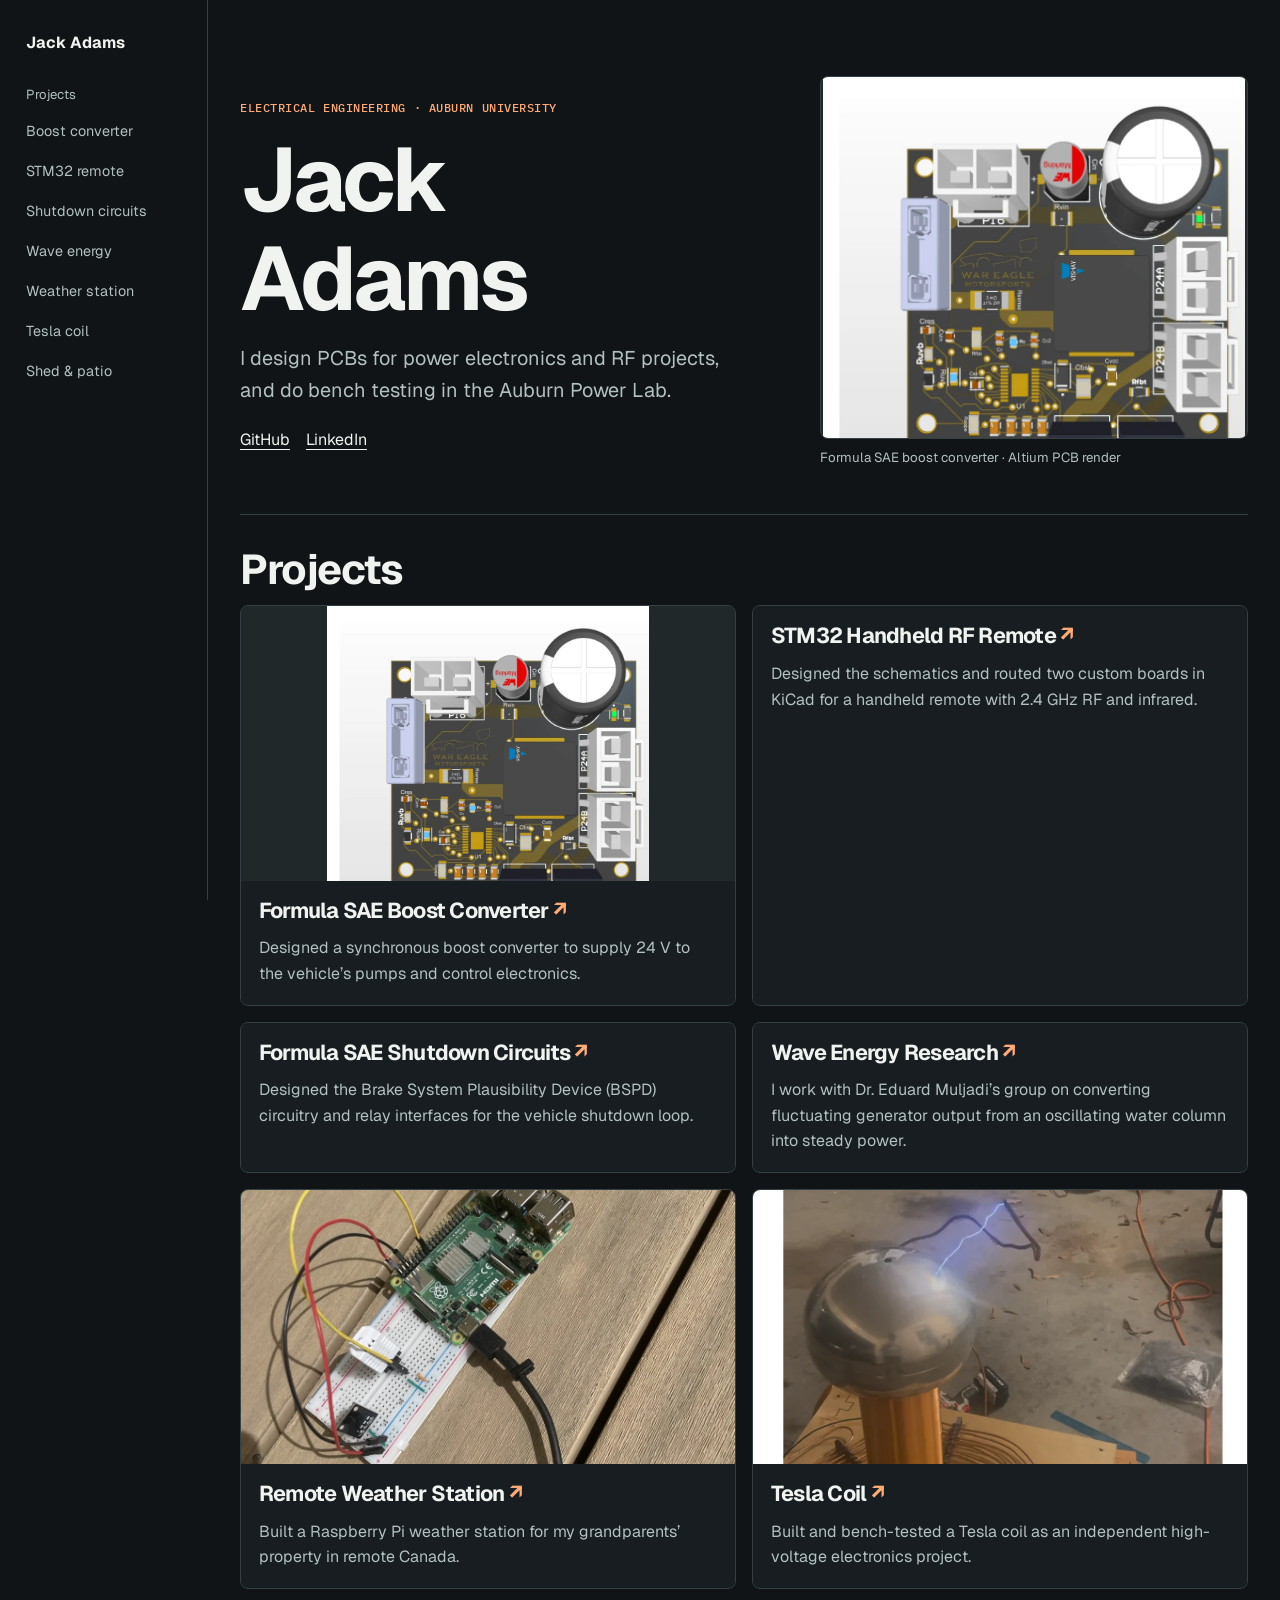
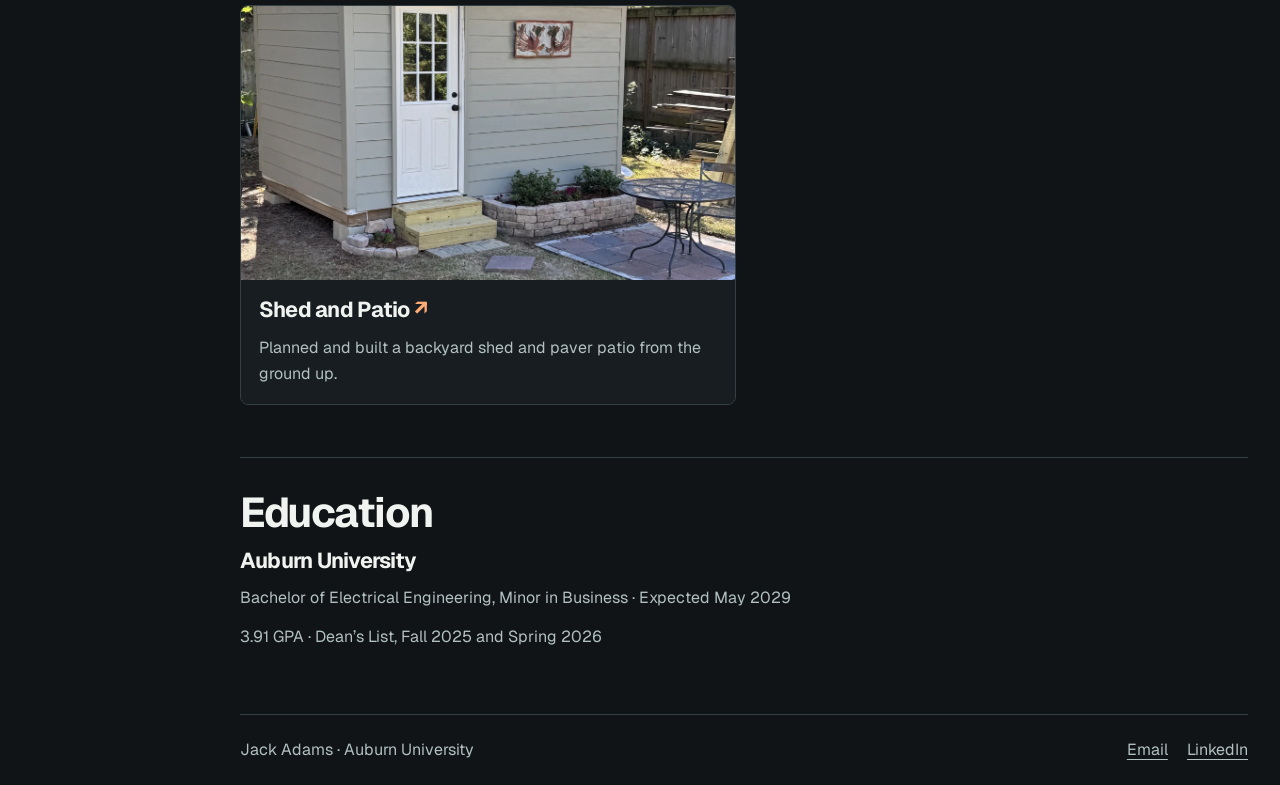
<file: index.html>
<!doctype html>
<html lang="en">
<head>
  <meta charset="utf-8">
  <meta name="viewport" content="width=device-width, initial-scale=1">
  <meta name="description" content="Jack Adams, Auburn electrical engineering student. PCB design, Formula SAE power electronics and RF projects.">
  <title>Engineering Portfolio | Jack Adams</title>
  <link rel="stylesheet" href="styles.css">
</head>
<body>
  <a class="skip" href="#main">Skip to content</a>
  <aside class="sidebar">
    <a class="brand" href="index.html">Jack Adams</a>
    <nav aria-label="Projects">
      <a class="nav-heading" href="index.html#projects">Projects</a>
      <div class="nav-links"><a href="boost-converter.html">Boost converter</a><a href="stm32-remote.html">STM32 remote</a><a href="shutdown-circuits.html">Shutdown circuits</a><a href="wave-energy.html">Wave energy</a><a href="weather-station.html">Weather station</a><a href="tesla-coil.html">Tesla coil</a><a href="shed-and-patio.html">Shed &amp; patio</a></div>
    </nav>
  </aside>
  <div class="wrap">
    <main id="main">
    <header class="hero">
      <div>
        <p class="kicker">Electrical Engineering · Auburn University</p>
        <h1>Jack Adams</h1>
        <p class="lede">I design PCBs for power electronics and RF projects, and do bench testing in the Auburn Power Lab.</p>
        <div class="profile-links"><a href="https://github.com/jackdadams">GitHub</a><a href="https://www.linkedin.com/in/jackdadams/">LinkedIn</a></div>
      </div>
      <figure><img src="assets/boost-render.webp" alt="Formula SAE boost converter · Altium PCB render"><figcaption>Formula SAE boost converter · Altium PCB render</figcaption></figure>
    </header>
    <section class="section" id="projects">
      <h2>Projects</h2>
      <div class="grid"><a class="card" href="boost-converter.html"><img src="assets/boost-render.webp" alt="3D render of the boost converter PCB" loading="lazy"><div class="card-copy"><h3>Formula SAE Boost Converter <span aria-hidden="true">↗</span></h3><p>Designed a synchronous boost converter to supply 24 V to the vehicle’s pumps and control electronics.</p></div></a><a class="card" href="stm32-remote.html"><div class="card-copy"><h3>STM32 Handheld RF Remote <span aria-hidden="true">↗</span></h3><p>Designed the schematics and routed two custom boards in KiCad for a handheld remote with 2.4 GHz RF and infrared.</p></div></a><a class="card" href="shutdown-circuits.html"><div class="card-copy"><h3>Formula SAE Shutdown Circuits <span aria-hidden="true">↗</span></h3><p>Designed the Brake System Plausibility Device (BSPD) circuitry and relay interfaces for the vehicle shutdown loop.</p></div></a><a class="card" href="wave-energy.html"><div class="card-copy"><h3>Wave Energy Research <span aria-hidden="true">↗</span></h3><p>I work with Dr. Eduard Muljadi’s group on converting fluctuating generator output from an oscillating water column into steady power.</p></div></a><a class="card" href="weather-station.html"><img src="assets/weather-station.webp" alt="Raspberry Pi and breadboarded sensor interface" loading="lazy"><div class="card-copy"><h3>Remote Weather Station <span aria-hidden="true">↗</span></h3><p>Built a Raspberry Pi weather station for my grandparents’ property in remote Canada.</p></div></a><a class="card" href="tesla-coil.html"><img src="assets/tesla-coil.webp" alt="Tesla coil during operation" loading="lazy"><div class="card-copy"><h3>Tesla Coil <span aria-hidden="true">↗</span></h3><p>Built and bench-tested a Tesla coil as an independent high-voltage electronics project.</p></div></a><a class="card" href="shed-and-patio.html"><img src="assets/shed-complete.webp" alt="Completed shed and patio" loading="lazy"><div class="card-copy"><h3>Shed and Patio <span aria-hidden="true">↗</span></h3><p>Planned and built a backyard shed and paver patio from the ground up.</p></div></a></div>
    </section>
    <section class="section" id="education">
      <h2>Education</h2>
      <h3>Auburn University</h3>
      <p>Bachelor of Electrical Engineering, Minor in Business · Expected May 2029</p>
      <p>3.91 GPA · Dean’s List, Fall 2025 and Spring 2026</p>
    </section>
</main>
    <footer><span>Jack Adams · Auburn University</span><div><a href="mailto:jda0088@auburn.edu">Email</a><a href="https://www.linkedin.com/in/jackdadams/">LinkedIn</a></div></footer>
  </div>
</body>
</html>
</file>
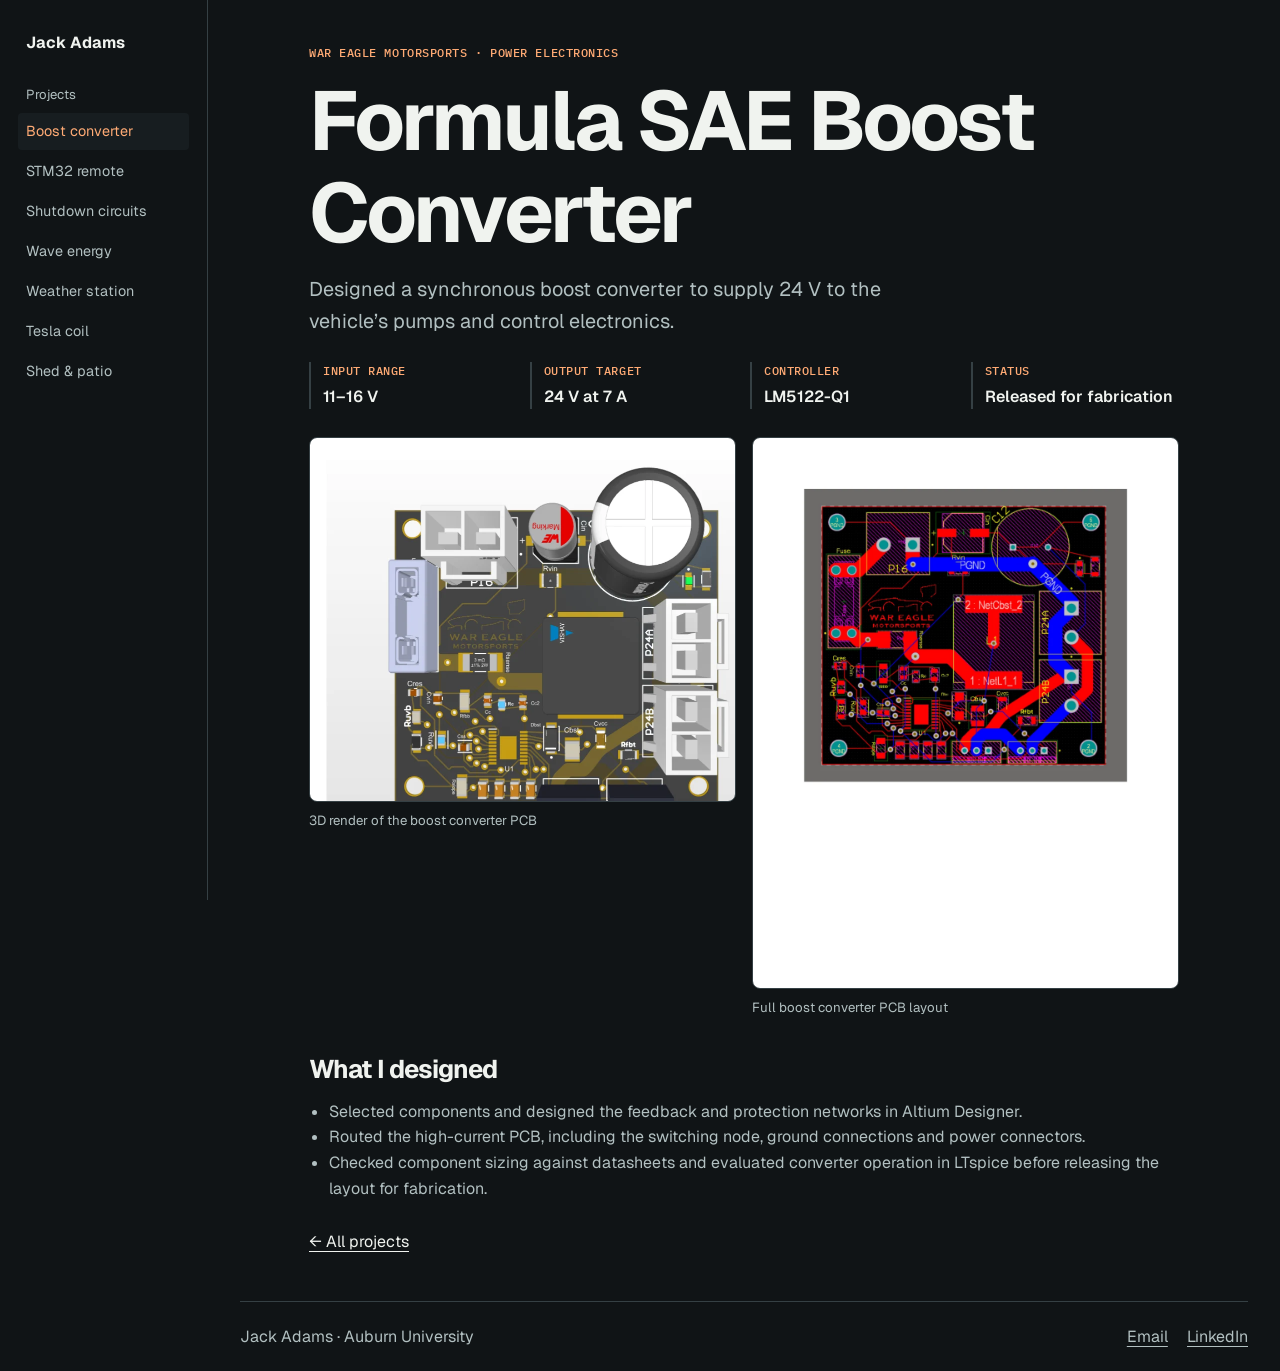
<file: boost-converter.html>
<!doctype html>
<html lang="en">
<head>
  <meta charset="utf-8">
  <meta name="viewport" content="width=device-width, initial-scale=1">
  <meta name="description" content="Designed a synchronous boost converter to supply 24 V to the vehicle’s pumps and control electronics.">
  <title>Formula SAE Boost Converter | Jack Adams</title>
  <link rel="stylesheet" href="styles.css">
</head>
<body>
  <a class="skip" href="#main">Skip to content</a>
  <aside class="sidebar">
    <a class="brand" href="index.html">Jack Adams</a>
    <nav aria-label="Projects">
      <a class="nav-heading" href="index.html#projects">Projects</a>
      <div class="nav-links"><a href="boost-converter.html" aria-current="page">Boost converter</a><a href="stm32-remote.html">STM32 remote</a><a href="shutdown-circuits.html">Shutdown circuits</a><a href="wave-energy.html">Wave energy</a><a href="weather-station.html">Weather station</a><a href="tesla-coil.html">Tesla coil</a><a href="shed-and-patio.html">Shed &amp; patio</a></div>
    </nav>
  </aside>
  <div class="wrap">
    <main id="main"><article class="detail">
      <p class="kicker">War Eagle Motorsports · Power electronics</p>
      <h1>Formula SAE Boost Converter</h1>
      <p class="lede">Designed a synchronous boost converter to supply 24 V to the vehicle’s pumps and control electronics.</p>
      <dl class="specs"><div><dt>Input range</dt><dd>11–16 V</dd></div><div><dt>Output target</dt><dd>24 V at 7 A</dd></div><div><dt>Controller</dt><dd>LM5122-Q1</dd></div><div><dt>Status</dt><dd>Released for fabrication</dd></div></dl>
      <div class="gallery"><figure><img src="assets/boost-render.webp" alt="3D render of the boost converter PCB"><figcaption>3D render of the boost converter PCB</figcaption></figure><figure><img src="assets/boost-layout.webp" alt="Full boost converter PCB layout"><figcaption>Full boost converter PCB layout</figcaption></figure></div>
      <section><h2>What I designed</h2><ul><li>Selected components and designed the feedback and protection networks in Altium Designer.</li><li>Routed the high-current PCB, including the switching node, ground connections and power connectors.</li><li>Checked component sizing against datasheets and evaluated converter operation in LTspice before releasing the layout for fabrication.</li></ul></section>
      <section><a href="index.html#projects">← All projects</a></section>
    </article></main>
    <footer><span>Jack Adams · Auburn University</span><div><a href="mailto:jda0088@auburn.edu">Email</a><a href="https://www.linkedin.com/in/jackdadams/">LinkedIn</a></div></footer>
  </div>
</body>
</html>
</file>
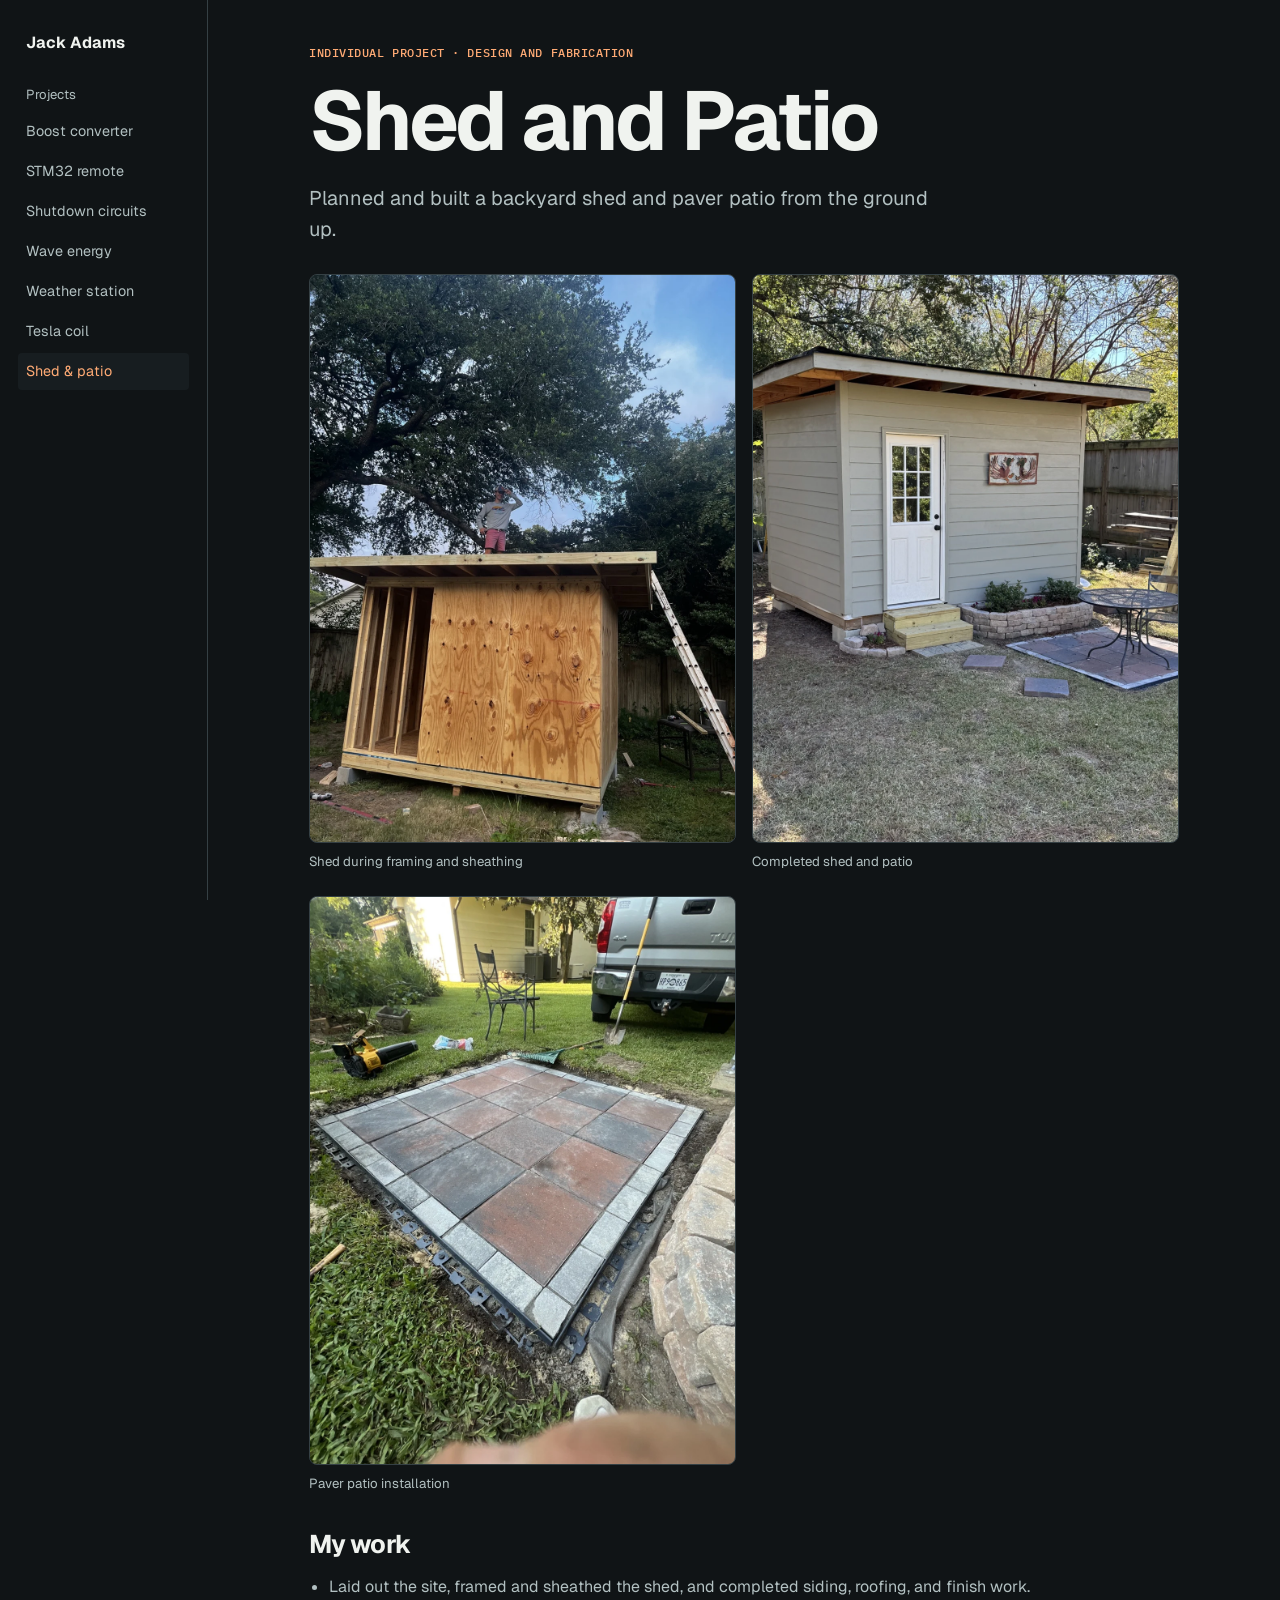
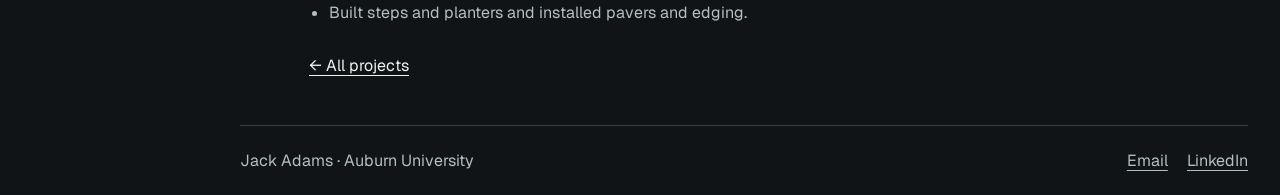
<file: shed-and-patio.html>
<!doctype html>
<html lang="en">
<head>
  <meta charset="utf-8">
  <meta name="viewport" content="width=device-width, initial-scale=1">
  <meta name="description" content="Planned and built a backyard shed and paver patio from the ground up.">
  <title>Shed and Patio | Jack Adams</title>
  <link rel="stylesheet" href="styles.css">
</head>
<body>
  <a class="skip" href="#main">Skip to content</a>
  <aside class="sidebar">
    <a class="brand" href="index.html">Jack Adams</a>
    <nav aria-label="Projects">
      <a class="nav-heading" href="index.html#projects">Projects</a>
      <div class="nav-links"><a href="boost-converter.html">Boost converter</a><a href="stm32-remote.html">STM32 remote</a><a href="shutdown-circuits.html">Shutdown circuits</a><a href="wave-energy.html">Wave energy</a><a href="weather-station.html">Weather station</a><a href="tesla-coil.html">Tesla coil</a><a href="shed-and-patio.html" aria-current="page">Shed &amp; patio</a></div>
    </nav>
  </aside>
  <div class="wrap">
    <main id="main"><article class="detail">
      <p class="kicker">Individual project · Design and fabrication</p>
      <h1>Shed and Patio</h1>
      <p class="lede">Planned and built a backyard shed and paver patio from the ground up.</p>
      
      <div class="gallery"><figure><img src="assets/shed-framing.webp" alt="Shed during framing and sheathing"><figcaption>Shed during framing and sheathing</figcaption></figure><figure><img src="assets/shed-complete.webp" alt="Completed shed and patio"><figcaption>Completed shed and patio</figcaption></figure><figure><img src="assets/patio.webp" alt="Paver patio installation"><figcaption>Paver patio installation</figcaption></figure></div>
      <section><h2>My work</h2><ul><li>Laid out the site, framed and sheathed the shed, and completed siding, roofing, and finish work.</li><li>Built steps and planters and installed pavers and edging.</li></ul></section>
      <section><a href="index.html#projects">← All projects</a></section>
    </article></main>
    <footer><span>Jack Adams · Auburn University</span><div><a href="mailto:jda0088@auburn.edu">Email</a><a href="https://www.linkedin.com/in/jackdadams/">LinkedIn</a></div></footer>
  </div>
</body>
</html>
</file>
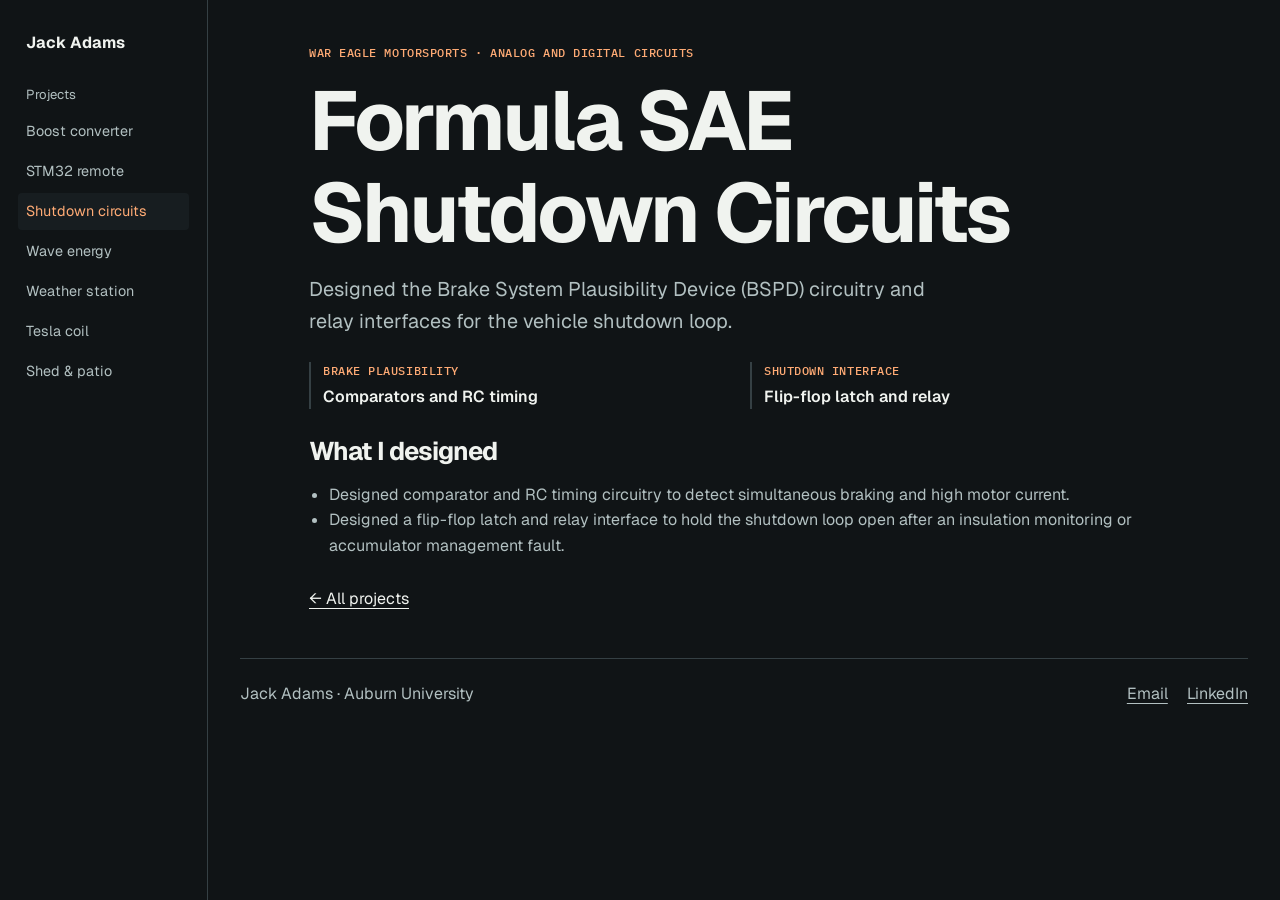
<file: shutdown-circuits.html>
<!doctype html>
<html lang="en">
<head>
  <meta charset="utf-8">
  <meta name="viewport" content="width=device-width, initial-scale=1">
  <meta name="description" content="Designed the Brake System Plausibility Device (BSPD) circuitry and relay interfaces for the vehicle shutdown loop.">
  <title>Formula SAE Shutdown Circuits | Jack Adams</title>
  <link rel="stylesheet" href="styles.css">
</head>
<body>
  <a class="skip" href="#main">Skip to content</a>
  <aside class="sidebar">
    <a class="brand" href="index.html">Jack Adams</a>
    <nav aria-label="Projects">
      <a class="nav-heading" href="index.html#projects">Projects</a>
      <div class="nav-links"><a href="boost-converter.html">Boost converter</a><a href="stm32-remote.html">STM32 remote</a><a href="shutdown-circuits.html" aria-current="page">Shutdown circuits</a><a href="wave-energy.html">Wave energy</a><a href="weather-station.html">Weather station</a><a href="tesla-coil.html">Tesla coil</a><a href="shed-and-patio.html">Shed &amp; patio</a></div>
    </nav>
  </aside>
  <div class="wrap">
    <main id="main"><article class="detail">
      <p class="kicker">War Eagle Motorsports · Analog and digital circuits</p>
      <h1>Formula SAE Shutdown Circuits</h1>
      <p class="lede">Designed the Brake System Plausibility Device (BSPD) circuitry and relay interfaces for the vehicle shutdown loop.</p>
      <dl class="specs"><div><dt>Brake plausibility</dt><dd>Comparators and RC timing</dd></div><div><dt>Shutdown interface</dt><dd>Flip-flop latch and relay</dd></div></dl>
      
      <section><h2>What I designed</h2><ul><li>Designed comparator and RC timing circuitry to detect simultaneous braking and high motor current.</li><li>Designed a flip-flop latch and relay interface to hold the shutdown loop open after an insulation monitoring or accumulator management fault.</li></ul></section>
      <section><a href="index.html#projects">← All projects</a></section>
    </article></main>
    <footer><span>Jack Adams · Auburn University</span><div><a href="mailto:jda0088@auburn.edu">Email</a><a href="https://www.linkedin.com/in/jackdadams/">LinkedIn</a></div></footer>
  </div>
</body>
</html>
</file>
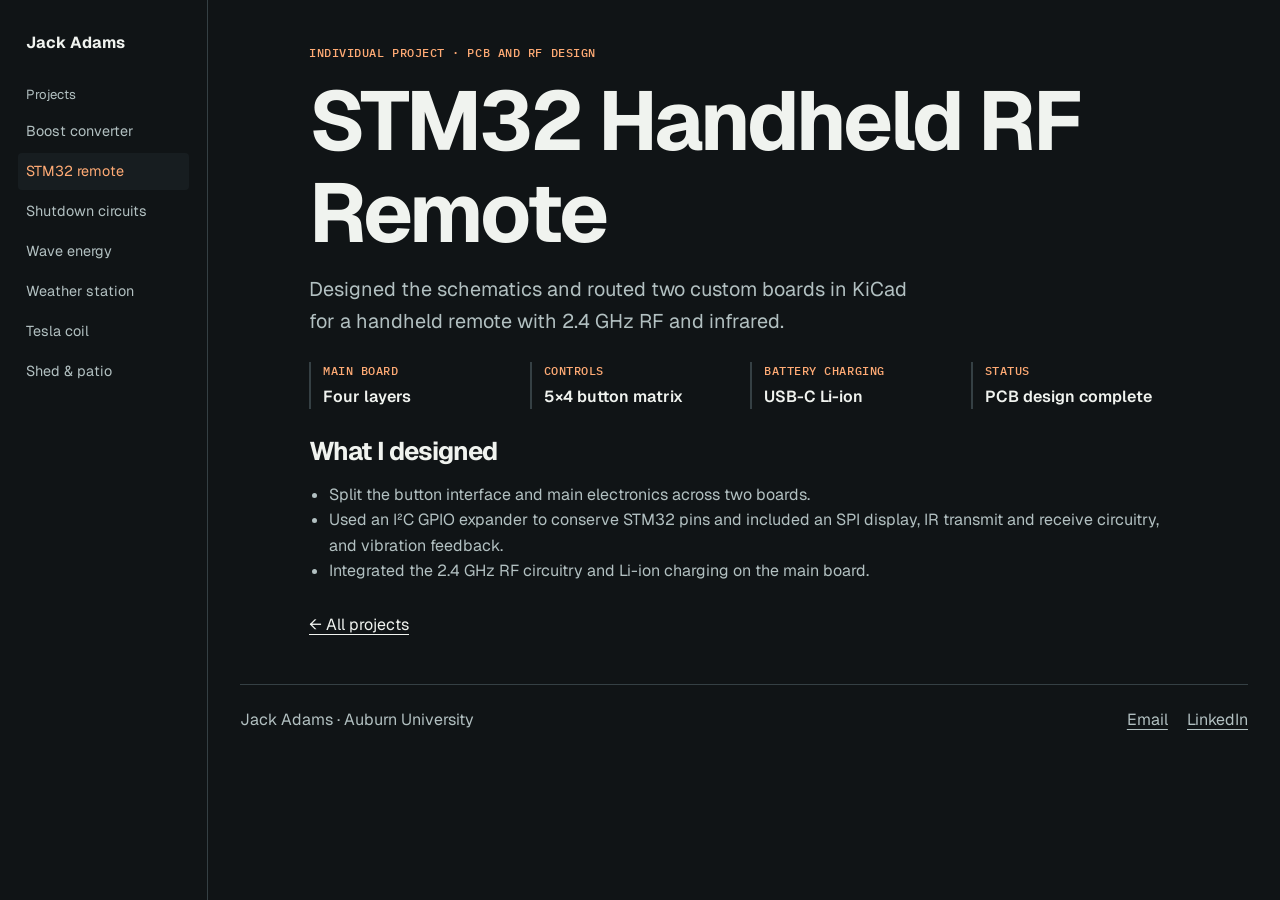
<file: stm32-remote.html>
<!doctype html>
<html lang="en">
<head>
  <meta charset="utf-8">
  <meta name="viewport" content="width=device-width, initial-scale=1">
  <meta name="description" content="Designed the schematics and routed two custom boards in KiCad for a handheld remote with 2.4 GHz RF and infrared.">
  <title>STM32 Handheld RF Remote | Jack Adams</title>
  <link rel="stylesheet" href="styles.css">
</head>
<body>
  <a class="skip" href="#main">Skip to content</a>
  <aside class="sidebar">
    <a class="brand" href="index.html">Jack Adams</a>
    <nav aria-label="Projects">
      <a class="nav-heading" href="index.html#projects">Projects</a>
      <div class="nav-links"><a href="boost-converter.html">Boost converter</a><a href="stm32-remote.html" aria-current="page">STM32 remote</a><a href="shutdown-circuits.html">Shutdown circuits</a><a href="wave-energy.html">Wave energy</a><a href="weather-station.html">Weather station</a><a href="tesla-coil.html">Tesla coil</a><a href="shed-and-patio.html">Shed &amp; patio</a></div>
    </nav>
  </aside>
  <div class="wrap">
    <main id="main"><article class="detail">
      <p class="kicker">Individual project · PCB and RF design</p>
      <h1>STM32 Handheld RF Remote</h1>
      <p class="lede">Designed the schematics and routed two custom boards in KiCad for a handheld remote with 2.4 GHz RF and infrared.</p>
      <dl class="specs"><div><dt>Main board</dt><dd>Four layers</dd></div><div><dt>Controls</dt><dd>5×4 button matrix</dd></div><div><dt>Battery charging</dt><dd>USB-C Li-ion</dd></div><div><dt>Status</dt><dd>PCB design complete</dd></div></dl>
      
      <section><h2>What I designed</h2><ul><li>Split the button interface and main electronics across two boards.</li><li>Used an I²C GPIO expander to conserve STM32 pins and included an SPI display, IR transmit and receive circuitry, and vibration feedback.</li><li>Integrated the 2.4 GHz RF circuitry and Li-ion charging on the main board.</li></ul></section>
      <section><a href="index.html#projects">← All projects</a></section>
    </article></main>
    <footer><span>Jack Adams · Auburn University</span><div><a href="mailto:jda0088@auburn.edu">Email</a><a href="https://www.linkedin.com/in/jackdadams/">LinkedIn</a></div></footer>
  </div>
</body>
</html>
</file>
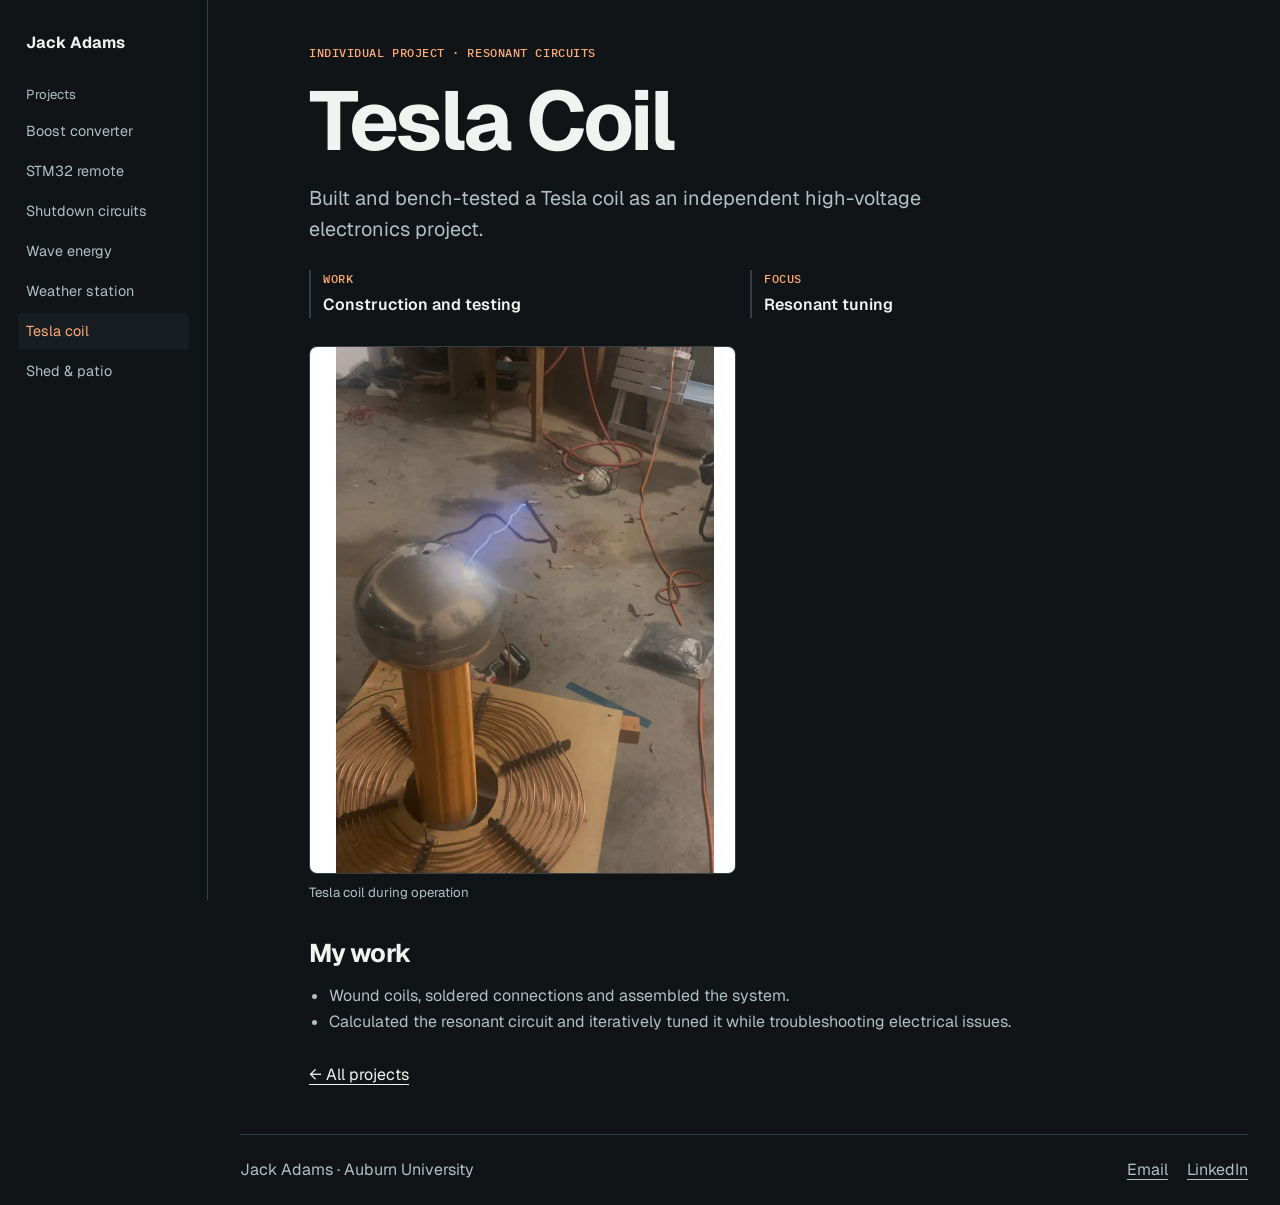
<file: tesla-coil.html>
<!doctype html>
<html lang="en">
<head>
  <meta charset="utf-8">
  <meta name="viewport" content="width=device-width, initial-scale=1">
  <meta name="description" content="Built and bench-tested a Tesla coil as an independent high-voltage electronics project.">
  <title>Tesla Coil | Jack Adams</title>
  <link rel="stylesheet" href="styles.css">
</head>
<body>
  <a class="skip" href="#main">Skip to content</a>
  <aside class="sidebar">
    <a class="brand" href="index.html">Jack Adams</a>
    <nav aria-label="Projects">
      <a class="nav-heading" href="index.html#projects">Projects</a>
      <div class="nav-links"><a href="boost-converter.html">Boost converter</a><a href="stm32-remote.html">STM32 remote</a><a href="shutdown-circuits.html">Shutdown circuits</a><a href="wave-energy.html">Wave energy</a><a href="weather-station.html">Weather station</a><a href="tesla-coil.html" aria-current="page">Tesla coil</a><a href="shed-and-patio.html">Shed &amp; patio</a></div>
    </nav>
  </aside>
  <div class="wrap">
    <main id="main"><article class="detail">
      <p class="kicker">Individual project · Resonant circuits</p>
      <h1>Tesla Coil</h1>
      <p class="lede">Built and bench-tested a Tesla coil as an independent high-voltage electronics project.</p>
      <dl class="specs"><div><dt>Work</dt><dd>Construction and testing</dd></div><div><dt>Focus</dt><dd>Resonant tuning</dd></div></dl>
      <div class="gallery"><figure><img src="assets/tesla-coil.webp" alt="Tesla coil during operation"><figcaption>Tesla coil during operation</figcaption></figure></div>
      <section><h2>My work</h2><ul><li>Wound coils, soldered connections and assembled the system.</li><li>Calculated the resonant circuit and iteratively tuned it while troubleshooting electrical issues.</li></ul></section>
      <section><a href="index.html#projects">← All projects</a></section>
    </article></main>
    <footer><span>Jack Adams · Auburn University</span><div><a href="mailto:jda0088@auburn.edu">Email</a><a href="https://www.linkedin.com/in/jackdadams/">LinkedIn</a></div></footer>
  </div>
</body>
</html>
</file>
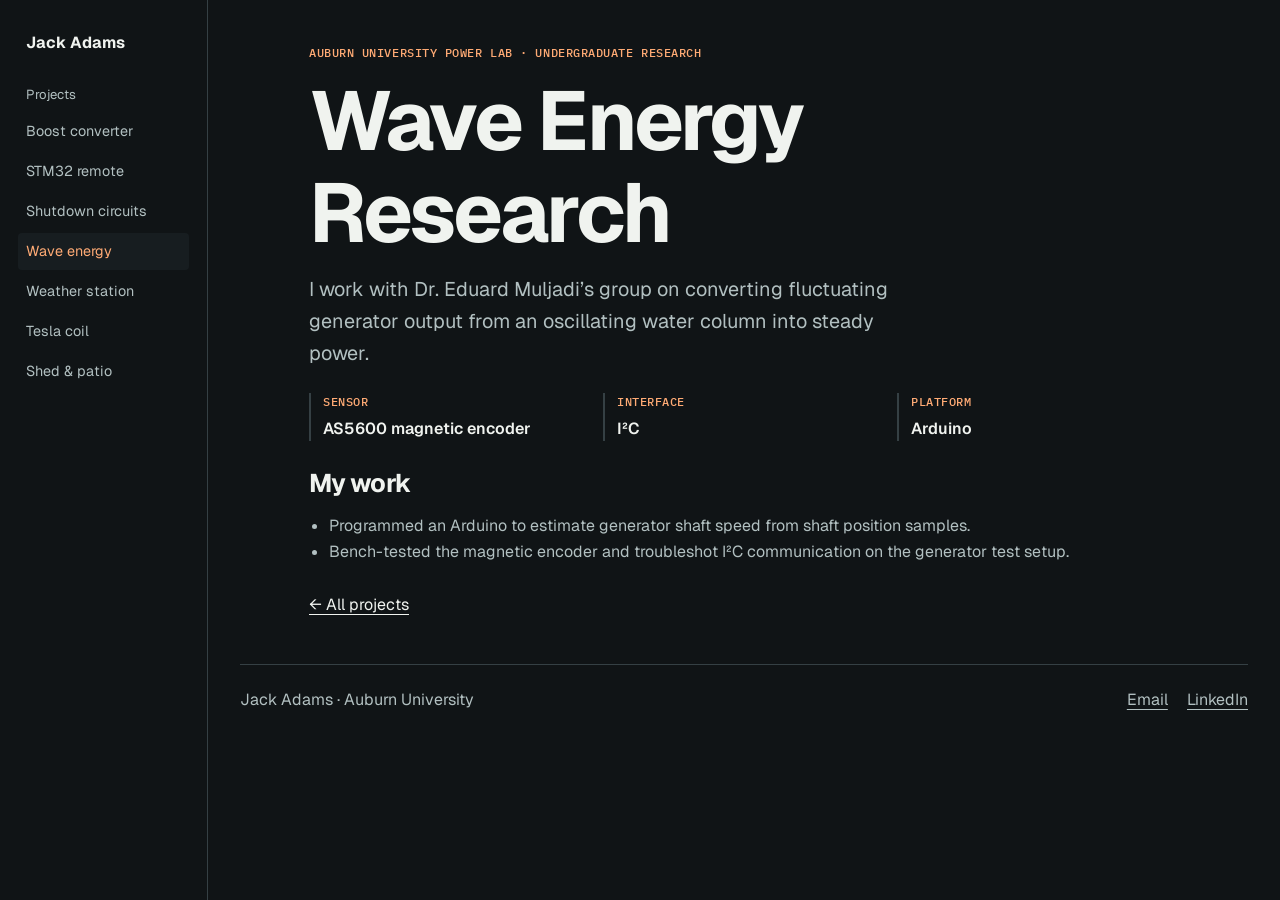
<file: wave-energy.html>
<!doctype html>
<html lang="en">
<head>
  <meta charset="utf-8">
  <meta name="viewport" content="width=device-width, initial-scale=1">
  <meta name="description" content="I work with Dr. Eduard Muljadi’s group on converting fluctuating generator output from an oscillating water column into steady power.">
  <title>Wave Energy Research | Jack Adams</title>
  <link rel="stylesheet" href="styles.css">
</head>
<body>
  <a class="skip" href="#main">Skip to content</a>
  <aside class="sidebar">
    <a class="brand" href="index.html">Jack Adams</a>
    <nav aria-label="Projects">
      <a class="nav-heading" href="index.html#projects">Projects</a>
      <div class="nav-links"><a href="boost-converter.html">Boost converter</a><a href="stm32-remote.html">STM32 remote</a><a href="shutdown-circuits.html">Shutdown circuits</a><a href="wave-energy.html" aria-current="page">Wave energy</a><a href="weather-station.html">Weather station</a><a href="tesla-coil.html">Tesla coil</a><a href="shed-and-patio.html">Shed &amp; patio</a></div>
    </nav>
  </aside>
  <div class="wrap">
    <main id="main"><article class="detail">
      <p class="kicker">Auburn University Power Lab · Undergraduate research</p>
      <h1>Wave Energy Research</h1>
      <p class="lede">I work with Dr. Eduard Muljadi’s group on converting fluctuating generator output from an oscillating water column into steady power.</p>
      <dl class="specs"><div><dt>Sensor</dt><dd>AS5600 magnetic encoder</dd></div><div><dt>Interface</dt><dd>I²C</dd></div><div><dt>Platform</dt><dd>Arduino</dd></div></dl>
      
      <section><h2>My work</h2><ul><li>Programmed an Arduino to estimate generator shaft speed from shaft position samples.</li><li>Bench-tested the magnetic encoder and troubleshot I²C communication on the generator test setup.</li></ul></section>
      <section><a href="index.html#projects">← All projects</a></section>
    </article></main>
    <footer><span>Jack Adams · Auburn University</span><div><a href="mailto:jda0088@auburn.edu">Email</a><a href="https://www.linkedin.com/in/jackdadams/">LinkedIn</a></div></footer>
  </div>
</body>
</html>
</file>
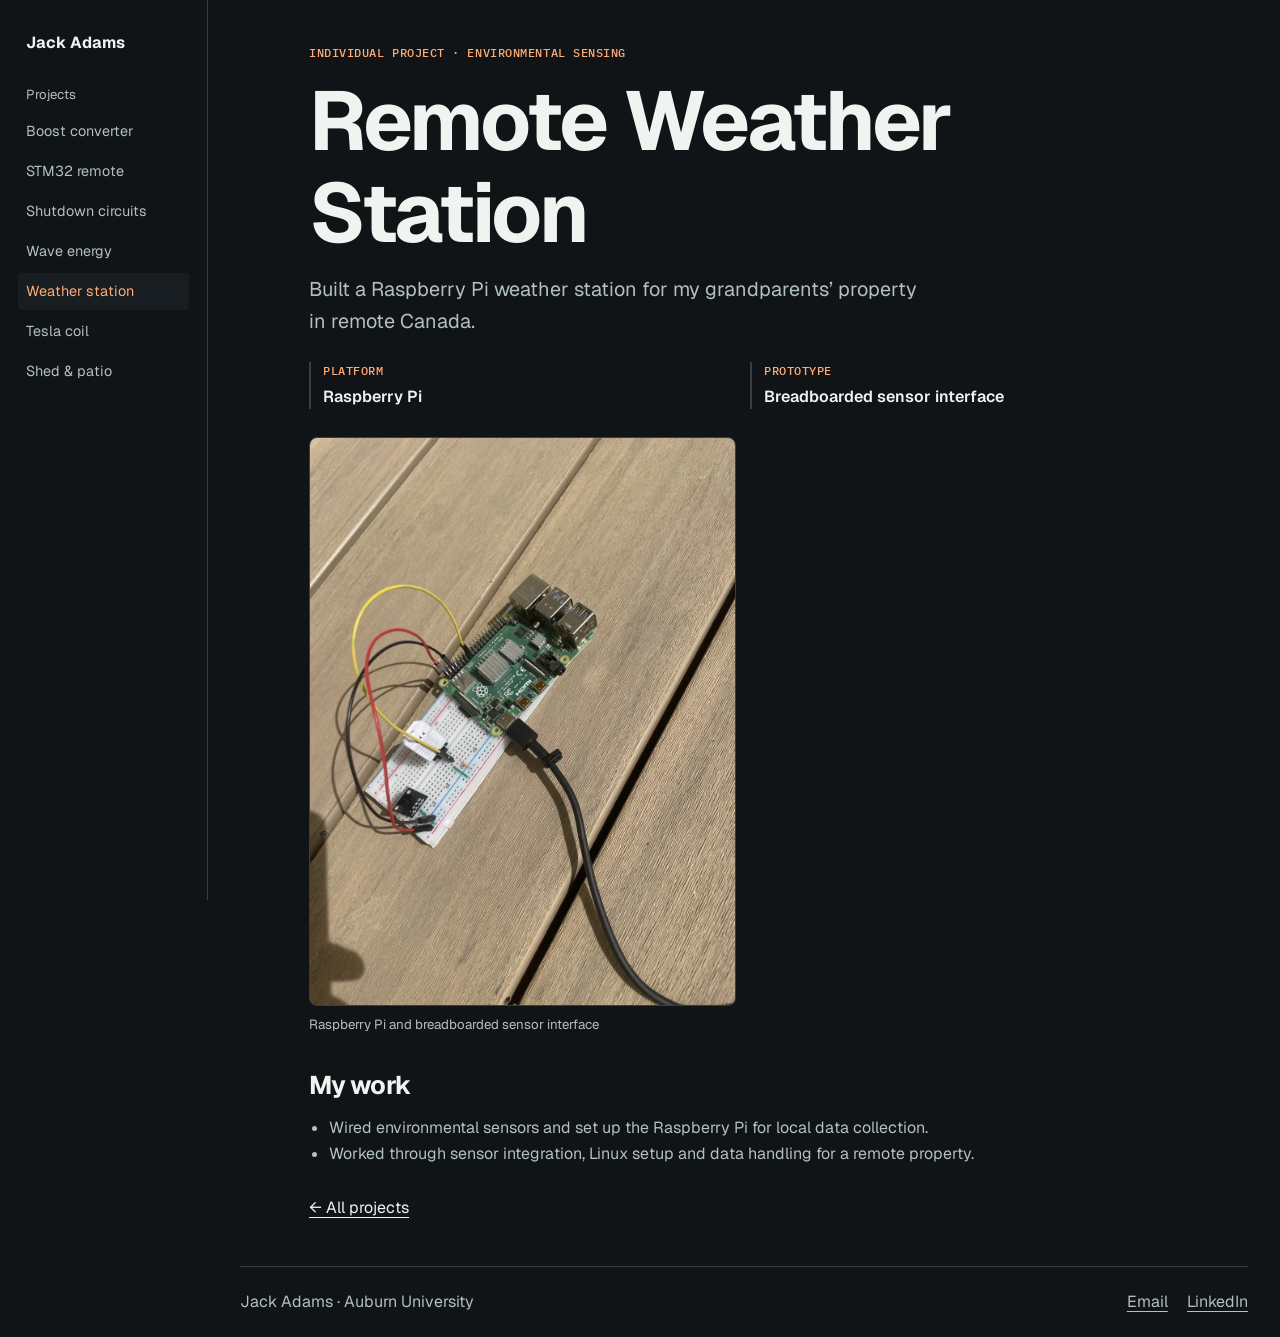
<file: weather-station.html>
<!doctype html>
<html lang="en">
<head>
  <meta charset="utf-8">
  <meta name="viewport" content="width=device-width, initial-scale=1">
  <meta name="description" content="Built a Raspberry Pi weather station for my grandparents’ property in remote Canada.">
  <title>Remote Weather Station | Jack Adams</title>
  <link rel="stylesheet" href="styles.css">
</head>
<body>
  <a class="skip" href="#main">Skip to content</a>
  <aside class="sidebar">
    <a class="brand" href="index.html">Jack Adams</a>
    <nav aria-label="Projects">
      <a class="nav-heading" href="index.html#projects">Projects</a>
      <div class="nav-links"><a href="boost-converter.html">Boost converter</a><a href="stm32-remote.html">STM32 remote</a><a href="shutdown-circuits.html">Shutdown circuits</a><a href="wave-energy.html">Wave energy</a><a href="weather-station.html" aria-current="page">Weather station</a><a href="tesla-coil.html">Tesla coil</a><a href="shed-and-patio.html">Shed &amp; patio</a></div>
    </nav>
  </aside>
  <div class="wrap">
    <main id="main"><article class="detail">
      <p class="kicker">Individual project · Environmental sensing</p>
      <h1>Remote Weather Station</h1>
      <p class="lede">Built a Raspberry Pi weather station for my grandparents’ property in remote Canada.</p>
      <dl class="specs"><div><dt>Platform</dt><dd>Raspberry Pi</dd></div><div><dt>Prototype</dt><dd>Breadboarded sensor interface</dd></div></dl>
      <div class="gallery"><figure><img src="assets/weather-station.webp" alt="Raspberry Pi and breadboarded sensor interface"><figcaption>Raspberry Pi and breadboarded sensor interface</figcaption></figure></div>
      <section><h2>My work</h2><ul><li>Wired environmental sensors and set up the Raspberry Pi for local data collection.</li><li>Worked through sensor integration, Linux setup and data handling for a remote property.</li></ul></section>
      <section><a href="index.html#projects">← All projects</a></section>
    </article></main>
    <footer><span>Jack Adams · Auburn University</span><div><a href="mailto:jda0088@auburn.edu">Email</a><a href="https://www.linkedin.com/in/jackdadams/">LinkedIn</a></div></footer>
  </div>
</body>
</html>
</file>
<file: styles.css>
@import url('https://fonts.googleapis.com/css2?family=Geist:wght@400;500;600;700&family=IBM+Plex+Mono:wght@400;500&display=swap');
:root{color-scheme:dark;--bg:#101416;--panel:#171d20;--line:#354044;--text:#f0f3ef;--muted:#b2c0c1;--accent:#ffab75}
*{box-sizing:border-box}
body{margin:0;background:var(--bg);color:var(--text);font:16px/1.6 Geist,system-ui,sans-serif}
a{color:inherit;text-underline-offset:.25em}a:hover{color:var(--accent)}a:focus-visible{outline:2px solid var(--accent);outline-offset:5px}
.wrap{width:min(1120px,calc(100% - 40px));margin-inline:auto}
nav,footer{display:flex;align-items:center;justify-content:space-between;gap:1rem;flex-wrap:wrap;padding-block:22px}
nav{border-bottom:1px solid var(--line)}nav div,footer div{display:flex;gap:1.2rem;flex-wrap:wrap}nav a{text-decoration:none}
.hero{display:grid;grid-template-columns:1fr .85fr;gap:clamp(24px,6vw,90px);align-items:center;padding:clamp(44px,8vw,100px) 0 64px}
.kicker,.status,.specs dt{font:500 .76rem/1.5 "IBM Plex Mono",monospace;letter-spacing:.045em;text-transform:uppercase;color:var(--accent)}
h1,h2,h3,p{margin:0 0 .8rem}h1,h2,h3{line-height:1.1;letter-spacing:-.035em}
h1{font-size:clamp(2.8rem,8vw,6.8rem);margin-bottom:1rem}
h2{font-size:clamp(1.7rem,4vw,2.6rem)}h3{font-size:1.35rem}
p{color:var(--muted)}.lede{font-size:clamp(1rem,2vw,1.24rem);max-width:48ch}
.button{display:inline-block;background:var(--accent);color:#20130c;font-weight:700;text-decoration:none;padding:.65rem 1rem;margin-top:.5rem;border-radius:5px}.button:hover{color:#20130c;background:#ffd0b2}
figure{margin:0}figure img{display:block;width:100%;max-height:590px;object-fit:contain;background:#21292c;border:1px solid var(--line);border-radius:8px}
.hero img{aspect-ratio:1.18;object-fit:contain}
figcaption{color:var(--muted);font-size:.83rem;padding:.5rem 0}
.section{border-top:1px solid var(--line);padding:32px 0 52px}
.grid,.gallery{display:grid;grid-template-columns:repeat(2,minmax(0,1fr));gap:16px}
.card{padding:20px;background:var(--panel);border:1px solid var(--line);border-radius:8px;display:block;text-decoration:none}.card:hover{border-color:var(--accent)}
.card .status{display:block;margin-bottom:.6rem}.card p{margin-bottom:0}.card h3 span{color:var(--accent)}
.detail{max-width:870px;margin-inline:auto;padding:44px 0 18px}.detail h1{font-size:clamp(2.6rem,7vw,5.2rem)}.detail h2{font-size:1.6rem}
.detail section,.detail .gallery{margin:28px 0}.detail ul{padding-left:1.25rem;color:var(--muted)}
.specs{display:grid;grid-template-columns:repeat(auto-fit,minmax(130px,1fr));gap:12px;margin:24px 0}
.specs div{border-left:2px solid var(--line);padding-left:12px}.specs dd{margin:4px 0 0;font-weight:600}
footer{border-top:1px solid var(--line);color:var(--muted)}.skip{position:absolute;left:-9999px}.skip:focus{left:12px;top:12px;background:var(--bg);padding:8px}
@media(max-width:640px){.hero,.grid,.gallery{grid-template-columns:1fr}.hero{padding-bottom:36px}}

/* Project navigation stays visible while the content scrolls. */
:root{--sidebar-width:13rem}
body{display:grid;grid-template-columns:var(--sidebar-width) minmax(0,1fr)}
.sidebar{position:sticky;top:0;height:100dvh;overflow:auto;border-right:1px solid var(--line);padding:30px 18px;background:var(--bg);z-index:2}
.brand{display:inline-block;font-weight:700;text-decoration:none;margin:0 8px 28px}
.sidebar nav{display:block;border:0;padding:0}
.sidebar .nav-heading{display:block;margin:0 8px 8px;color:var(--muted);font-size:.82rem}
.sidebar .nav-links{display:flex;flex-direction:column;gap:3px}
.nav-links a{display:block;padding:7px 8px;border-radius:4px;font-size:.9rem;color:var(--muted);transition:background .2s,color .2s}
.nav-links a:hover,.nav-links a[aria-current]{background:var(--panel);color:var(--accent)}
.wrap{width:min(1040px,calc(100% - 64px))}
.hero{padding:clamp(36px,7vw,76px) 0 38px}
.hero h1{font-size:clamp(2.8rem,7vw,5.6rem)}
.profile-links{display:flex;gap:1rem;margin-top:1.25rem}
.card{display:flex;flex-direction:column;overflow:hidden;padding:0;transition:transform .22s,border-color .22s}
.card img{display:block;width:100%;aspect-ratio:1.8;object-fit:cover;background:#20282a;transition:transform .35s}
.card img[src$="boost-render.webp"]{object-fit:contain}
.card-copy{padding:18px;position:relative;background:var(--panel);flex:1}
.card:hover{transform:translateY(-3px)}
.card:hover img{transform:scale(1.04)}
.hero,.detail{animation:enter .55s ease-out both}
.card{animation:enter .45s ease-out both}
.card:nth-child(2){animation-delay:.07s}.card:nth-child(3){animation-delay:.14s}.card:nth-child(4){animation-delay:.21s}
@keyframes enter{from{opacity:0;translate:0 12px}to{opacity:1;translate:0 0}}
#projects{scroll-margin-top:20px}
@media(max-width:820px){.hero{grid-template-columns:1fr}.wrap{width:calc(100% - 36px)}}
@media(max-width:640px){
  body{display:block}
  .sidebar{height:auto;overflow:visible;border-right:0;border-bottom:1px solid var(--line);padding:10px 0 4px}
  .brand{margin:0 0 4px 18px}
  .sidebar nav{display:flex;gap:2px;align-items:center}
  .sidebar .nav-heading{margin:0;padding:6px 8px 6px 18px;white-space:nowrap}
  .sidebar .nav-links{flex-direction:row;flex-wrap:nowrap;overflow-x:auto;min-width:0;padding:3px 6px;scrollbar-width:thin}
  .nav-links a{flex:none;white-space:nowrap}
  #projects{scroll-margin-top:100px}
}
@media(prefers-reduced-motion:reduce){
  .hero,.detail,.card{animation:none}
  .card,.card img,.nav-links a{transition:none}
  .card:hover,.card:hover img{transform:none}
}
</file>
